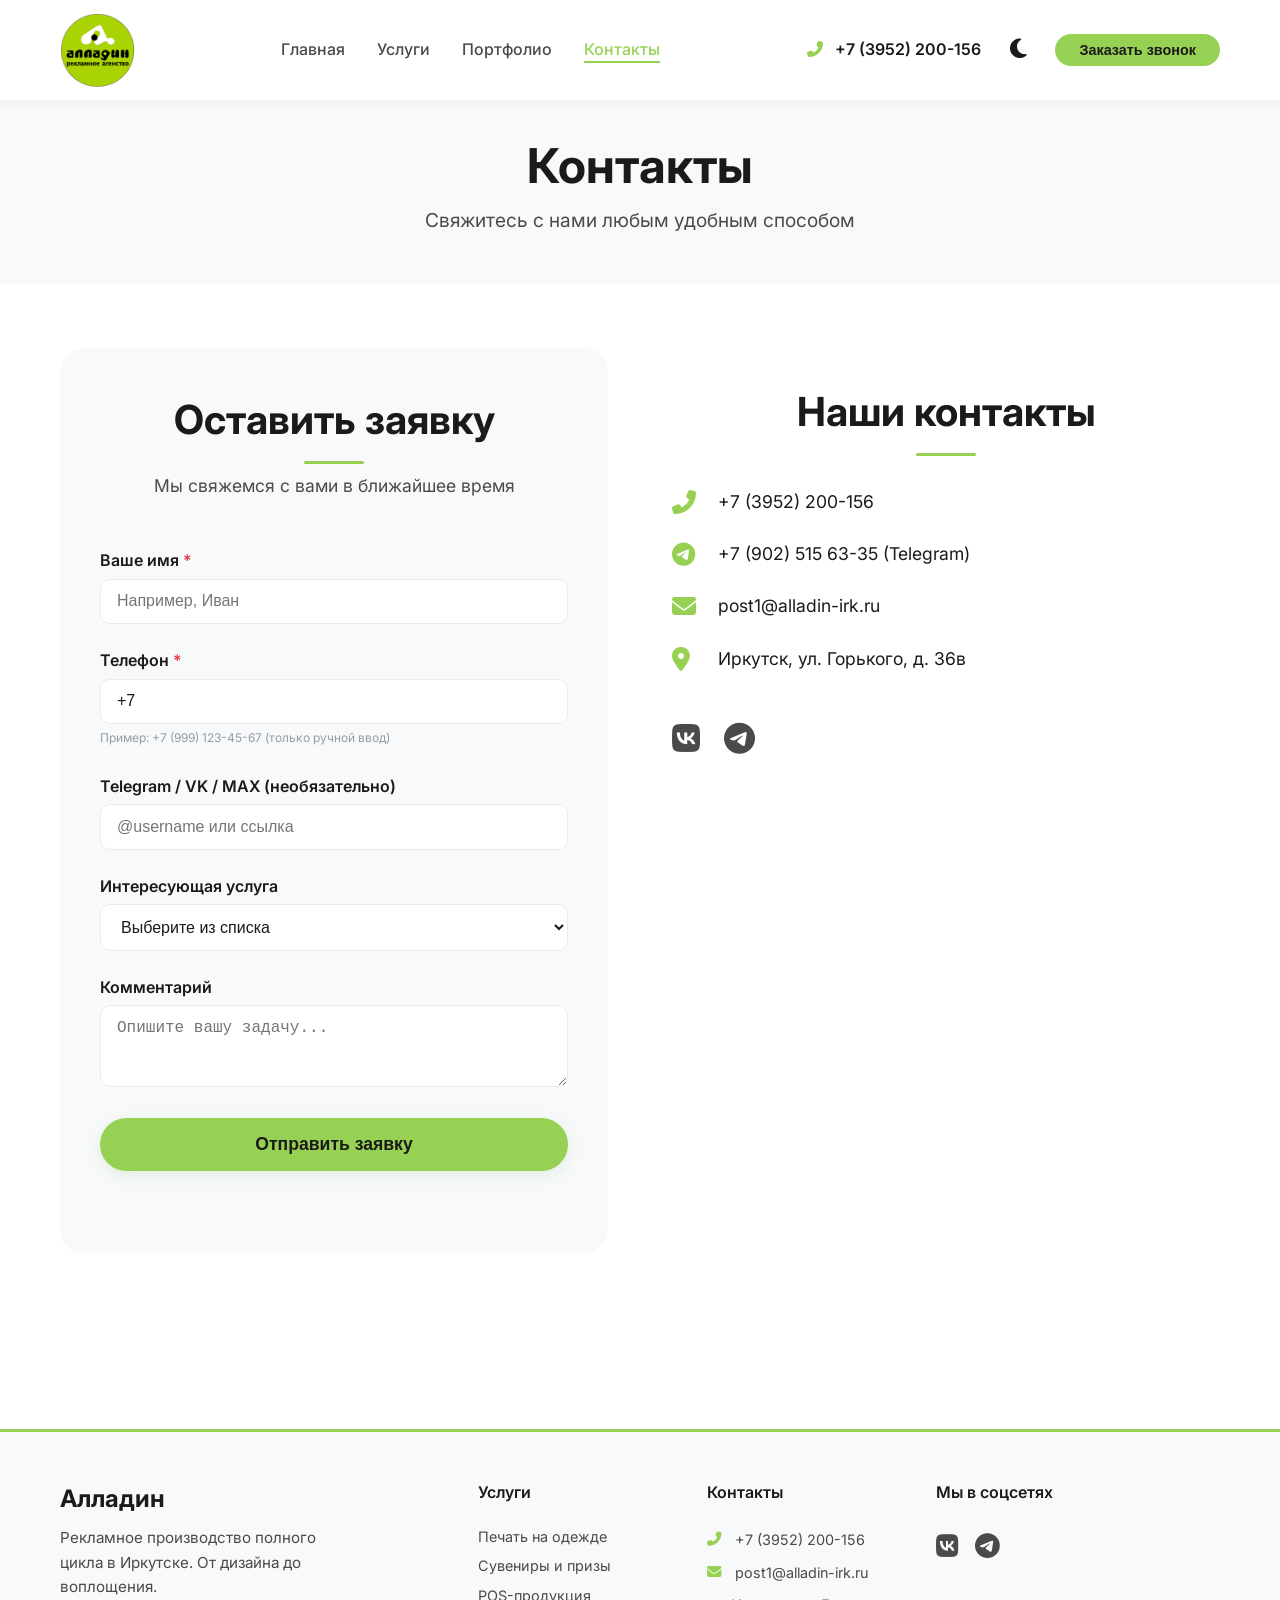
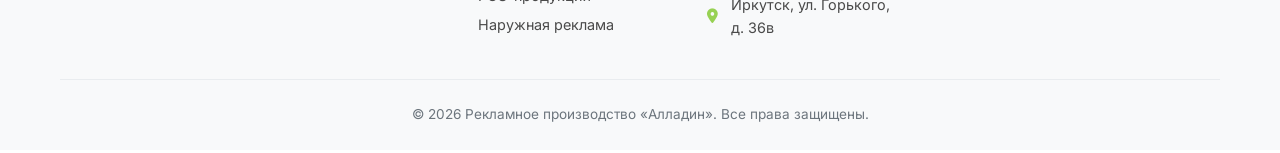
<file: contacts.html>
<!DOCTYPE html>
<html lang="ru" data-theme="light">
<head>
    <meta charset="UTF-8">
    <meta name="viewport" content="width=device-width, initial-scale=1.0">
    <title>Контакты | Алладин</title>
    <link rel="stylesheet" href="https://cdnjs.cloudflare.com/ajax/libs/font-awesome/6.5.1/css/all.min.css">
    <link rel="preconnect" href="https://fonts.googleapis.com">
    <link rel="preconnect" href="https://fonts.gstatic.com" crossorigin>
    <link href="https://fonts.googleapis.com/css2?family=Inter:opsz,wght@14..32,400;14..32,500;14..32,600;14..32,700&display=swap" rel="stylesheet">
    <link rel="stylesheet" href="css/style.css">
</head>
<body>
    <!-- ==================== ШАПКА ==================== -->
    <header class="header" id="header">
        <div class="container header__container">
            <a href="index.html" class="header__logo">
                <img src="images/logo.png" alt="Логотип" class="header__logo-img">
            </a>
            <nav class="header__nav">
                <ul class="header__nav-list">
                    <li><a href="index.html">Главная</a></li>
                    <li><a href="services.html">Услуги</a></li>
                    <li><a href="portfolio.html">Портфолио</a></li>
                    <li><a href="contacts.html" class="active">Контакты</a></li>
                </ul>
            </nav>
            <div class="header__actions">
                <a href="tel:+73952200156" class="header__phone">
                    <i class="fas fa-phone-alt"></i> +7 (3952) 200-156
                </a>
                <button class="theme-toggle" id="themeToggle" aria-label="Переключить тему">
                    <i class="fas fa-moon" id="themeIcon"></i>
                </button>
                <button class="btn btn-primary header__btn" id="openFormBtn">Заказать звонок</button>
            </div>
            <button class="header__burger" id="burgerBtn">
                <span></span><span></span><span></span>
            </button>
        </div>
    </header>

    <main>
        <section class="page-header">
            <div class="container">
                <h1>Контакты</h1>
                <p>Свяжитесь с нами любым удобным способом</p>
            </div>
        </section>

        <section class="contacts-full" id="formSection">
            <div class="container contacts__container">
                <!-- Блок с формой -->
                <div class="contacts__form-wrapper">
                    <h2 class="section-title">Оставить заявку</h2>
                    <p class="section-subtitle">Мы свяжемся с вами в ближайшее время</p>
                       <form class="contact-form" id="orderForm">
    <div class="contact-form__group">
        <label for="name">Ваше имя <span class="required">*</span></label>
        <input type="text" id="name" name="name" placeholder="Например, Иван" required>
    </div>
    <div class="contact-form__group">
        <label for="phone">Телефон <span class="required">*</span></label>
        <input type="tel" id="phone" name="phone" placeholder="+7 (___) ___-__-__" required pattern="[\+]\d{1}\s[\(]\d{3}[\)]\s\d{3}[\-]\d{2}[\-]\d{2}">
        <small style="color: var(--text-muted); font-size: 0.75rem; font-weight: 400; opacity: 0.7;">Пример: +7 (999) 123-45-67 (только ручной ввод)</small>
    </div>
    <div class="contact-form__group">
        <label for="social">Telegram / VK / MAX (необязательно)</label>
        <input type="text" id="social" name="social" placeholder="@username или ссылка">
    </div>
    <div class="contact-form__group">
        <label for="service">Интересующая услуга</label>
        <select id="service" name="service">
            <option value="">Выберите из списка</option>
            <option>Печать на одежде</option>
            <option>Сувениры и призы</option>
            <option>POS-продукция</option>
            <option>Наружная реклама</option>
            <option>Цифровые услуги</option>
            <option>Разработка дизайна</option>
            <option>Широкоформатная печать</option>
            <option>Внутреняя реклама</option>
            <option>Брендированная оклейка авто</option>
        </select>
    </div>
    <div class="contact-form__group">
        <label for="message">Комментарий</label>
        <textarea id="message" name="message" rows="3" placeholder="Опишите вашу задачу..."></textarea>
    </div>
    <button type="submit" class="btn btn-accent contact-form__submit">Отправить заявку</button>
    <div id="formMessage" class="form-message"></div>
</form>
                </div>

                <!-- Блок с контактами -->
                <div class="contacts__info">
                    <h2 class="section-title">Наши контакты</h2>
                    <div class="contacts__item">
                        <i class="fas fa-phone-alt"></i>
                        <a href="tel:+73952200156">+7 (3952) 200-156</a>
                    </div>
                    <div class="contacts__item">
                        <i class="fab fa-telegram-plane"></i>
                        <a href="https://t.me/alladin_irk">+7 (902) 515 63-35 (Telegram)</a>
                    </div>
                    <div class="contacts__item">
                        <i class="fas fa-envelope"></i>
                        <a href="mailto:post1@alladin-irk.ru">post1@alladin-irk.ru</a>
                    </div>
                    <div class="contacts__item">
                        <i class="fas fa-map-marker-alt"></i>
                        <span>Иркутск, ул. Горького, д. 36в </span>
                    </div>
                    <div class="contacts__social">
                        <a href="https://vk.ru/olga_alladin" class="social-link"><i class="fab fa-vk"></i></a>
                        <a href="https://t.me/alladin_irkutsk" class="social-link" target="_blank" rel="noopener noreferrer"><i class="fab fa-telegram-plane"></i>
                    </div>
                </div>
            </div>
        </section>
    </main>

    <!-- ==================== ПОДВАЛ (НАПОЛНЕННЫЙ) ==================== -->
<footer class="footer">
    <div class="container">
        <div class="footer__grid">
            <div class="footer__brand">
                <div class="footer__logo">Алладин</div>
                <p>Рекламное производство полного цикла в Иркутске. От дизайна до воплощения.</p>
            </div>
            <div class="footer__links">
                <h4 class="footer__heading">Услуги</h4>
                <a href="services.html">Печать на одежде</a>
                <a href="services.html">Сувениры и призы</a>
                <a href="services.html">POS-продукция</a>
                <a href="services.html">Наружная реклама</a>
            </div>
            <div class="footer__contacts">
                <h4 class="footer__heading">Контакты</h4>
                <a href="tel:+73952200156"><i class="fas fa-phone-alt"></i> +7 (3952) 200-156</a>
                <a href="mailto:post1@alladin-irk.ru"><i class="fas fa-envelope"></i> post1@alladin-irk.ru</a>
                <a href="#"><i class="fas fa-map-marker-alt"></i> Иркутск, ул. Горького, д. 36в</a>
            </div>
            <div class="footer__social">
                <h4 class="footer__heading">Мы в соцсетях</h4>
                <div>
                    <a href="https://vk.ru/olga_alladin" target="_blank" rel="noopener noreferrer"><i class="fab fa-vk"></i></a>
                    <a href="https://t.me/alladin_irkutsk" target="_blank" rel="noopener noreferrer"><i class="fab fa-telegram-plane"></i></a>
                    
                </div>
            </div>
        </div>
        <div class="footer__bottom">
            <p>© 2026 Рекламное производство «Алладин». Все права защищены.</p>
        </div>
    </div>
</footer>

    <script src="js/theme.js"></script>
    <script src="js/header.js"></script>
    <script src="js/form-handler.js"></script>
</body>
</html>
</file>
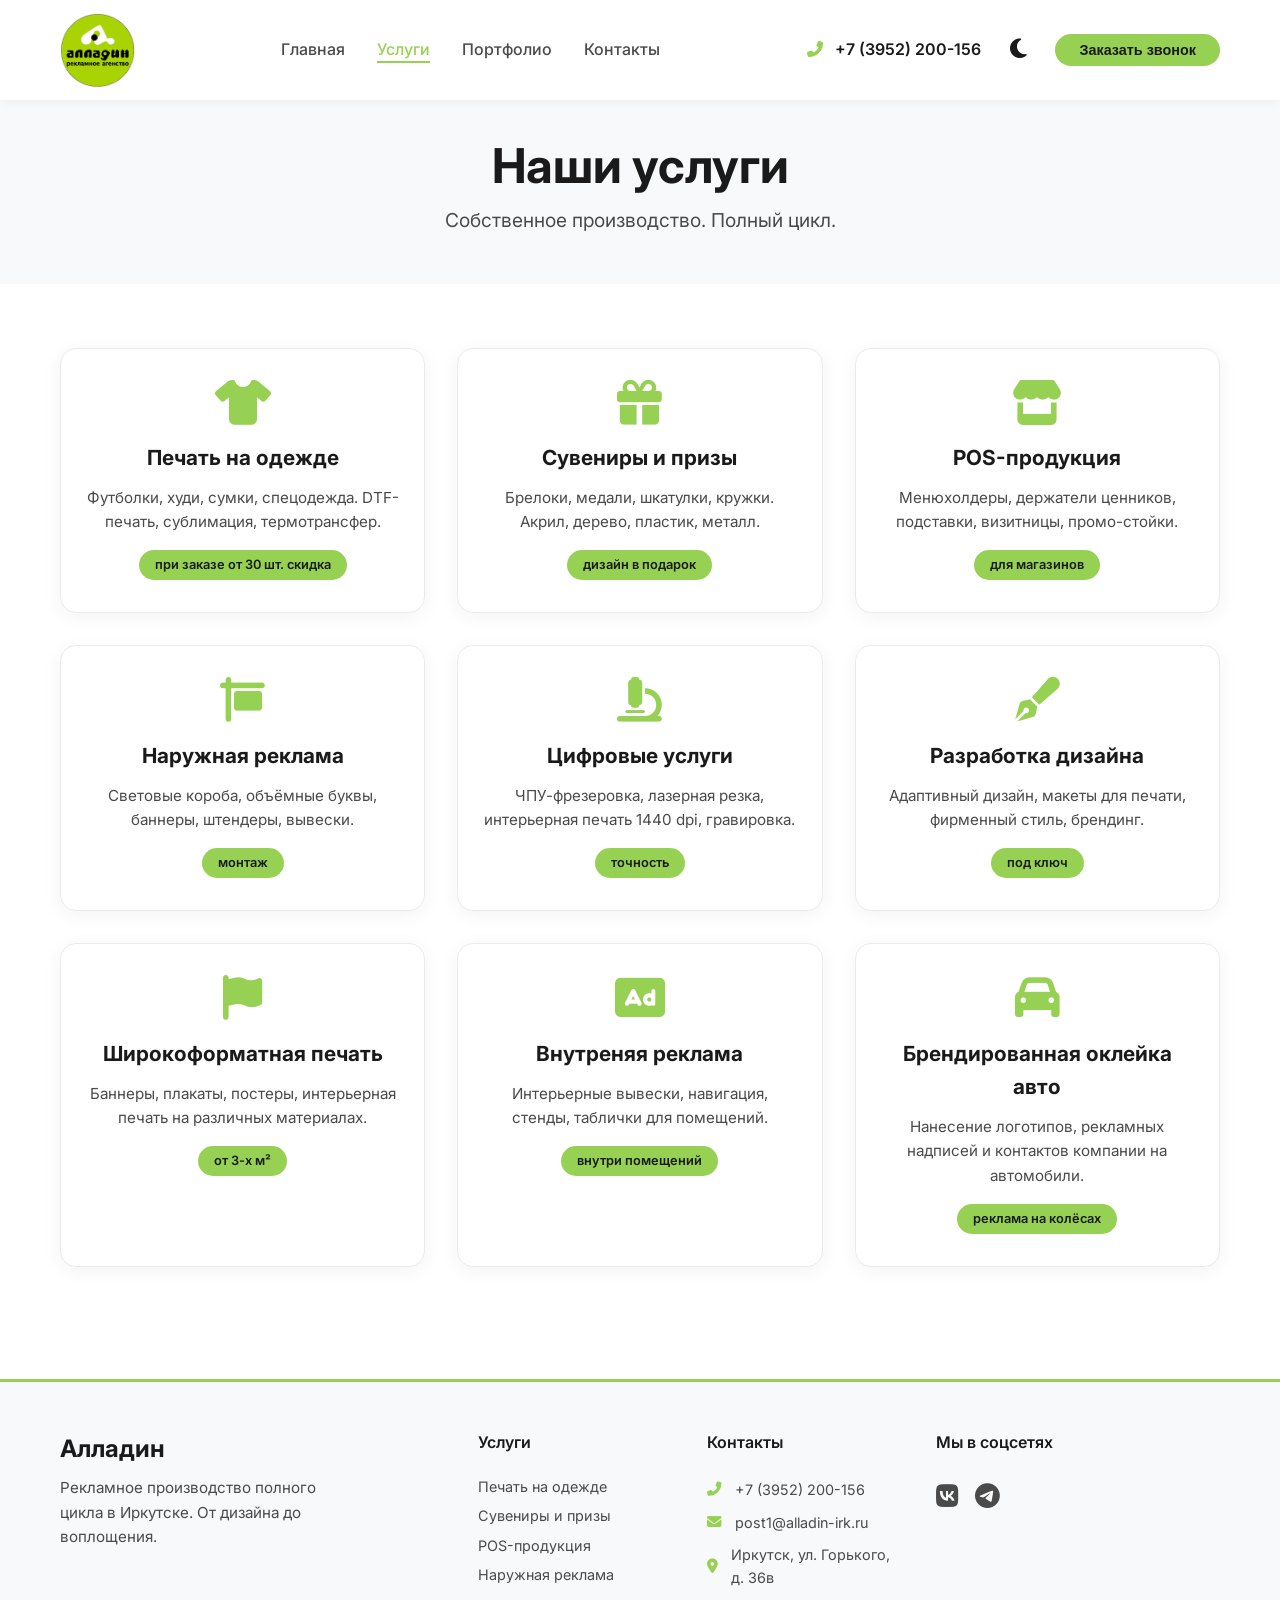
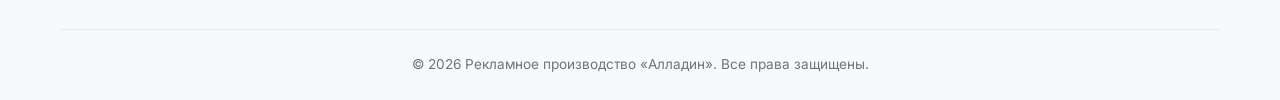
<file: services.html>
<!DOCTYPE html>
<html lang="ru" data-theme="light">
<head>
    <meta charset="UTF-8">
    <meta name="viewport" content="width=device-width, initial-scale=1.0">
    <title>Услуги | Алладин</title>
    <link rel="stylesheet" href="https://cdnjs.cloudflare.com/ajax/libs/font-awesome/6.5.1/css/all.min.css">
    <link rel="preconnect" href="https://fonts.googleapis.com">
    <link rel="preconnect" href="https://fonts.gstatic.com" crossorigin>
    <link href="https://fonts.googleapis.com/css2?family=Inter:opsz,wght@14..32,400;14..32,500;14..32,600;14..32,700&display=swap" rel="stylesheet">
    <link rel="stylesheet" href="css/style.css">
</head>
<body>
    <!-- ==================== ШАПКА ==================== -->
    <header class="header" id="header">
        <div class="container header__container">
            <a href="index.html" class="header__logo">
                <img src="images/logo.png" alt="Логотип" class="header__logo-img">
               
            </a>
            <nav class="header__nav">
                <ul class="header__nav-list">
                    <li><a href="index.html">Главная</a></li>
                    <li><a href="services.html" class="active">Услуги</a></li>
                    <li><a href="portfolio.html">Портфолио</a></li>
                    <li><a href="contacts.html">Контакты</a></li>
                </ul>
            </nav>
            <div class="header__actions">
                <a href="tel:+73952200156" class="header__phone">
                    <i class="fas fa-phone-alt"></i> +7 (3952) 200-156
                </a>
                <button class="theme-toggle" id="themeToggle" aria-label="Переключить тему">
                    <i class="fas fa-moon" id="themeIcon"></i>
                </button>
                <button class="btn btn-primary header__btn" id="openFormBtn">Заказать звонок</button>
            </div>
            <button class="header__burger" id="burgerBtn">
                <span></span><span></span><span></span>
            </button>
        </div>
    </header>

    <main>
        <section class="page-header">
            <div class="container">
                <h1>Наши услуги</h1>
                <p>Собственное производство. Полный цикл.</p>
            </div>
        </section>

        <section class="services-full">
            <div class="container">
               <div class="services__grid">
    <div class="service-card">
        <i class="fas fa-tshirt service-card__icon"></i>
        <h3>Печать на одежде</h3>
        <p>Футболки, худи, сумки, спецодежда. DTF-печать, сублимация, термотрансфер.</p>
        <span class="service-card__tag"> при заказе от 30 шт. скидка</span>

    </div>
    <div class="service-card">
        <i class="fas fa-gift service-card__icon"></i>
        <h3>Сувениры и призы</h3>
        <p>Брелоки, медали, шкатулки, кружки. Акрил, дерево, пластик, металл.</p>
        <span class="service-card__tag">дизайн в подарок</span>
    </div>
    <div class="service-card">
        <i class="fas fa-store service-card__icon"></i>
        <h3>POS-продукция</h3>
        <p>Менюхолдеры, держатели ценников, подставки, визитницы, промо-стойки.</p>
        <span class="service-card__tag">для магазинов</span>
    </div>
    <div class="service-card">
        <i class="fas fa-sign service-card__icon"></i>
        <h3>Наружная реклама</h3>
        <p>Световые короба, объёмные буквы, баннеры, штендеры, вывески.</p>
        <span class="service-card__tag">монтаж</span>
    </div>
    <div class="service-card">
      <i class="fas fa-microscope service-card__icon"></i>
        <h3>Цифровые услуги</h3>
        <p>ЧПУ-фрезеровка, лазерная резка, интерьерная печать 1440 dpi, гравировка.</p>
        <span class="service-card__tag">точность</span>
    </div>
    <div class="service-card">
        <i class="fas fa-pen-fancy service-card__icon"></i>
        <h3>Разработка дизайна</h3>
        <p>Адаптивный дизайн, макеты для печати, фирменный стиль, брендинг.</p>
        <span class="service-card__tag">под ключ</span>
    </div>
    <div class="service-card">
        <i class="fas fa-flag service-card__icon"></i>
        <h3>Широкоформатная печать</h3>
        <p>Баннеры, плакаты, постеры, интерьерная печать на различных материалах.</p>
        <span class="service-card__tag">от 3-х м²</span>
    </div>
    <div class="service-card">
        <i class="fas fa-ad service-card__icon"></i>
        <h3>Внутреняя реклама</h3>
        <p>Интерьерные вывески, навигация, стенды, таблички для помещений.</p>
        <span class="service-card__tag">внутри помещений</span>
    </div>
   <div class="service-card">
    <i class="fas fa-car service-card__icon"></i>
    <h3>Брендированная оклейка авто</h3>
    <p>Нанесение логотипов, рекламных надписей и контактов компании на автомобили.</p>
    <span class="service-card__tag">реклама на колёсах</span>
</div>
</div>
            </div>
        </section>
    </main>

    <!-- ==================== ПОДВАЛ (НАПОЛНЕННЫЙ) ==================== -->
<footer class="footer">
    <div class="container">
        <div class="footer__grid">
            <div class="footer__brand">
                <div class="footer__logo">Алладин</div>
                <p>Рекламное производство полного цикла в Иркутске. От дизайна до воплощения.</p>
            </div>
            <div class="footer__links">
                <h4 class="footer__heading">Услуги</h4>
                <a href="services.html">Печать на одежде</a>
                <a href="services.html">Сувениры и призы</a>
                <a href="services.html">POS-продукция</a>
                <a href="services.html">Наружная реклама</a>
            </div>
            <div class="footer__contacts">
                <h4 class="footer__heading">Контакты</h4>
                <a href="tel:+73952200156"><i class="fas fa-phone-alt"></i> +7 (3952) 200-156</a>
                <a href="mailto:post1@alladin-irk.ru"><i class="fas fa-envelope"></i> post1@alladin-irk.ru</a>
                <a href="#"><i class="fas fa-map-marker-alt"></i> Иркутск, ул. Горького, д. 36в</a>
            </div>
            <div class="footer__social">
                <h4 class="footer__heading">Мы в соцсетях</h4>
                <div>
                    <a href="https://vk.ru/olga_alladin" target="_blank" rel="noopener noreferrer"><i class="fab fa-vk"></i></a>
                    <a href="https://t.me/alladin_irkutsk" target="_blank" rel="noopener noreferrer"><i class="fab fa-telegram-plane"></i></a>
                    
                </div>
            </div>
        </div>
        <div class="footer__bottom">
            <p>© 2026 Рекламное производство «Алладин». Все права защищены.</p>
        </div>
    </div>
</footer>

    <script src="js/theme.js"></script>
    <script src="js/header.js"></script>
</body>
</html>
</file>
<file: css/style.css>
/* ==================== ПЕРЕМЕННЫЕ И ТЕМЫ ==================== */
:root {
    /* Светлая тема (по умолчанию) */
    --bg-primary: #ffffff;
    --bg-secondary: #f8f9fa;
    --bg-card: #ffffff;
    --text-primary: #1a1a1a;
    --text-secondary: #4a4a4a;
    --text-muted: #6c757d;
    --border-color: #e9ecef;
    --shadow: 0 4px 20px rgba(0, 0, 0, 0.05);
    --header-bg: rgba(255, 255, 255, 0.92);
    --hero-gradient: linear-gradient(135deg, #ffffff 0%, #f0f4f8 100%);
    
    /* Салатовый акцент (сочетается с белым и тёмным) */
    --accent-green: #97d153;  /* Основной салатовый */
    --accent-green-dark: #81C784;
    --accent-green-light: #C8E6C9;
    --accent-green-bg: #E8F5E9;
}

[data-theme="dark"] {
    --bg-primary: #121212;
    --bg-secondary: #1e1e1e;
    --bg-card: #2d2d2d;
    --text-primary: #f0f0f0;
    --text-secondary: #b0b0b0;
    --text-muted: #888;
    --border-color: #333;
    --shadow: 0 4px 20px rgba(0, 0, 0, 0.3);
    --header-bg: rgba(18, 18, 18, 0.92);
    --hero-gradient: linear-gradient(135deg, #1a1a1a 0%, #2d2d2d 100%);
}

/* ==================== БАЗА ==================== */
* {
    margin: 0;
    padding: 0;
    box-sizing: border-box;
}

body {
    font-family: 'Inter', sans-serif;
    background-color: var(--bg-primary);
    color: var(--text-primary);
    line-height: 1.6;
    transition: background-color 0.3s ease, color 0.3s ease;
}

a {
    text-decoration: none;
    color: inherit;
}

ul {
    list-style: none;
}

img {
    max-width: 100%;
    display: block;
}

.container {
    max-width: 1200px;
    margin: 0 auto;
    padding: 0 20px;
}

/* ==================== КОМПОНЕНТЫ ==================== */
.section-title {
    font-size: 2.5rem;
    font-weight: 700;
    text-align: center;
    margin-bottom: 0.5rem;
    color: var(--text-primary);
}

/* ДЕКОРАТИВНАЯ ЛИНИЯ ПОД ЗАГОЛОВКОМ */
.section-title::after {
    content: '';
    display: block;
    width: 60px;
    height: 3px;
    margin: 0.6rem auto 0;
    background: var(--accent-green);
    border-radius: 4px;
    transition: width 0.3s ease;
}

.section-title:hover::after {
    width: 80px;
}

.section-subtitle {
    font-size: 1.1rem;
    color: var(--text-secondary);
    text-align: center;
    margin-bottom: 3rem;
}

.btn {
    display: inline-block;
    padding: 0.8rem 2rem;
    border: none;
    border-radius: 50px;
    font-weight: 600;
    cursor: pointer;
    transition: all 0.3s ease;
    font-size: 1rem;
    background-color: var(--bg-card);
    color: var(--text-primary);
    border: 1px solid var(--border-color);
}

.btn-primary {
    background-color: var(--accent-green);
    color: #1a1a1a;
    border: none;
}
.btn-primary:hover {
    background-color: var(--accent-green-dark);
    transform: translateY(-2px);
}

.btn-accent {
    background-color: var(--accent-green);
    color: #1a1a1a;
    box-shadow: 0 4px 15px rgba(165, 214, 167, 0.3);
    border: none;
}
.btn-accent:hover {
    background-color: var(--accent-green-dark);
    transform: translateY(-3px);
    box-shadow: 0 6px 20px rgba(165, 214, 167, 0.4);
}

.btn-outline {
    background: transparent;
    border: 2px solid var(--accent-green);
    color: var(--text-primary);
}
.btn-outline:hover {
    background: var(--accent-green);
    color: #1a1a1a;
}

.required {
    color: #e63946;
}

/* ==================== ЛИПКАЯ ШАПКА ==================== */
.header {
    position: fixed;
    top: 0;
    left: 0;
    width: 100%;
    z-index: 1000;
    background-color: var(--header-bg);
    backdrop-filter: blur(10px);
    box-shadow: 0 2px 10px rgba(0, 0, 0, 0.05);
    transition: all 0.4s ease;
    padding: 0.8rem 0;
}

/* При скролле шапка становится тоньше */
.header--scrolled {
    padding: 0.3rem 0;
    box-shadow: 0 4px 20px rgba(0, 0, 0, 0.08);
}

.header__container {
    display: flex;
    justify-content: space-between;
    align-items: center;
    transition: padding 0.3s ease;
}

/* Логотип — скрывается при скролле */
.header__logo {
    display: flex;
    align-items: center;
    transition: all 0.4s ease;
}

.header__logo-img {
    width: 75px;
    height: auto;
    transition: all 0.4s ease;
}

.header--scrolled .header__logo-img {
    opacity: 0;
    visibility: hidden;
    width: 0;
    height: 0;
}

.header__logo-text {
    display: none;
}

/* Навигация — всегда видна, не прячется */
.header__nav {
    transition: all 0.3s ease;
}

.header__nav-list {
    display: flex;
    gap: 2rem;
}

.header__nav-list a {
    font-weight: 500;
    color: var(--text-secondary);
    transition: color 0.3s ease;
    position: relative;
}

/* ПОДЧЁРКИВАНИЕ ССЫЛОК ПРИ НАВЕДЕНИИ (аккуратное) */
.header__nav-list a::after {
    content: '';
    position: absolute;
    left: 0;
    bottom: -4px;
    width: 0;
    height: 2px;
    background-color: var(--accent-green);
    transition: width 0.3s ease;
}

.header__nav-list a:hover::after,
.header__nav-list a.active::after {
    width: 100%;
}

.header__nav-list a:hover,
.header__nav-list a.active {
    color: var(--accent-green);
}

/* Контакты в шапке */
.header__actions {
    display: flex;
    align-items: center;
    gap: 1.5rem;
    transition: all 0.3s ease;
}

.header__phone {
    font-weight: 600;
    color: var(--text-primary);
}

.header__phone i {
    margin-right: 0.5rem;
    color: var(--accent-green);
}

.theme-toggle {
    background: none;
    border: none;
    font-size: 1.4rem;
    cursor: pointer;
    color: var(--text-primary);
    padding: 0.3rem;
    transition: transform 0.3s ease;
}

.theme-toggle:hover {
    transform: rotate(30deg);
}

.header__btn {
    padding: 0.5rem 1.5rem;
    font-size: 0.9rem;
}

.header__burger {
    display: none;
    flex-direction: column;
    gap: 5px;
    background: none;
    border: none;
    cursor: pointer;
}

.header__burger span {
    width: 28px;
    height: 3px;
    background-color: var(--text-primary);
    border-radius: 3px;
    transition: all 0.3s ease;
}

/* ==================== ГЕРОЙ ==================== */
.hero {
    padding: 8rem 0 4rem;
    background: var(--hero-gradient);
    min-height: 80vh;
}
.hero__container {
    display: flex;
    align-items: center;
    gap: 3rem;
}
.hero__content {
    flex: 1;
}
.hero__title {
    font-size: 3.2rem;
    font-weight: 700;
    line-height: 1.2;
    margin-bottom: 1.5rem;
    color: var(--text-primary);
}
.hero__desc {
    font-size: 1.2rem;
    color: var(--text-secondary);
    margin-bottom: 2.5rem;
}
.hero__image {
    flex: 1;
    text-align: center;
}
.hero__image img {
    max-width: 90%;
    border-radius: 20px;
    box-shadow: var(--shadow);
    transition: box-shadow 0.3s ease, transform 0.3s ease;
}

.hero__image img:hover {
    box-shadow: 0 12px 40px rgba(0, 0, 0, 0.1);
    transform: scale(1.01);
}

/* ==================== ПРЕИМУЩЕСТВА (на главной) ==================== */
.features {
    padding: 4rem 0;
    background-color: var(--bg-secondary);
}
.features__grid {
    display: grid;
    grid-template-columns: repeat(auto-fit, minmax(250px, 1fr));
    gap: 2rem;
}
.feature-item {
    text-align: center;
    padding: 1.5rem;
    transition: all 0.3s ease;
    border-radius: 16px;
}

.feature-item:hover {
    background-color: var(--bg-card);
    box-shadow: var(--shadow);
    transform: translateY(-4px);
}

.feature-icon {
    font-size: 2.8rem;
    color: var(--accent-green);
    margin-bottom: 1rem;
}
.feature-item h3 {
    font-size: 1.3rem;
    margin-bottom: 0.5rem;
    color: var(--text-primary);
}
.feature-item p {
    color: var(--text-secondary);
}

/* ==================== ПРЕВЬЮ ПОРТФОЛИО ==================== */
.portfolio-preview {
    padding: 5rem 0;
    background-color: var(--bg-primary);
}
.portfolio-preview__grid {
    display: grid;
    grid-template-columns: repeat(auto-fit, minmax(280px, 1fr));
    gap: 1.5rem;
}
.portfolio-preview__item {
    border-radius: 16px;
    overflow: hidden;
    box-shadow: var(--shadow);
    transition: transform 0.3s ease, box-shadow 0.3s ease;
}
.portfolio-preview__item:hover {
    transform: scale(1.02);
    box-shadow: 0 8px 30px rgba(0, 0, 0, 0.08);
}
.portfolio-preview__item img {
    width: 100%;
    height: 250px;
    object-fit: cover;
}
.portfolio-preview__link {
    text-align: center;
    margin-top: 2.5rem;
}
/* ==================== УСЛУГИ (ОБЩАЯ СЕТКА) ==================== */
.services__grid {
    display: grid;
    grid-template-columns: repeat(auto-fit, minmax(280px, 1fr));
    gap: 2rem;
}

.service-card {
    background: var(--bg-card);
    padding: 2rem 1.5rem;
    border-radius: 16px;
    text-align: center;
    transition: all 0.3s ease;
    border: 1px solid var(--border-color);
    box-shadow: var(--shadow);
}
.service-card:hover {
    transform: translateY(-8px);
    border-color: var(--accent-green);
    box-shadow: 0 8px 30px rgba(0, 0, 0, 0.08);
}

/* ИКОНКА — ПРОСТО, БЕЗ ОБВОДКИ, АДАПТИВНО */
.service-card__icon {
    font-size: 2.8rem;
    color: var(--accent-green);
    margin-bottom: 1rem;
    display: inline-block;
    transition: all 0.3s ease;
}

/* При наведении — только плавное изменение цвета и лёгкое увеличение, без обводки */
.service-card:hover .service-card__icon {
    color: var(--accent-green-dark);
    transform: scale(1.05);
}

.service-card h3 {
    font-size: 1.3rem;
    margin-bottom: 0.7rem;
    color: var(--text-primary);
}
.service-card p {
    color: var(--text-secondary);
    font-size: 0.95rem;
}
.service-card__tag {
    display: inline-block;
    margin-top: 1rem;
    padding: 0.3rem 1rem;
    background: var(--accent-green);
    color: #1a1a1a;
    border-radius: 50px;
    font-size: 0.8rem;
    font-weight: 600;
}

/* ==================== СТРАНИЦА УСЛУГ (полная) ==================== */
.services-full {
    padding: 4rem 0 5rem;
    background-color: var(--bg-primary);
}

/* ==================== ПОРТФОЛИО (сетка) ==================== */
.portfolio-grid-full {
    padding: 4rem 0 5rem;
    background-color: var(--bg-primary);
}
.portfolio__grid {
    display: grid;
    grid-template-columns: repeat(auto-fit, minmax(280px, 1fr));
    gap: 1.5rem;
}
.portfolio__item {
    border-radius: 16px;
    overflow: hidden;
    box-shadow: var(--shadow);
    transition: transform 0.3s ease, box-shadow 0.3s ease;
}
.portfolio__item:hover {
    transform: scale(1.02);
    box-shadow: 0 8px 30px rgba(0, 0, 0, 0.08);
}
.portfolio__item img {
    width: 100%;
    height: 250px;
    object-fit: cover;
}
.portfolio__item a {
    display: block;
    cursor: pointer;
}

.portfolio__item a img {
    transition: transform 0.3s ease;
}

.portfolio__item a:hover img {
    transform: scale(1.02);
}

.lightbox {
    display: none;
    position: fixed;
    inset: 0;
    background: rgba(0,0,0,.92);
    z-index: 9999;
    justify-content: center;
    align-items: center;
}

.lightbox.active {
    display: flex;
}

.lightbox img {
    max-width: 90%;
    max-height: 90%;
    border-radius: 12px;
}

.lightbox-close,
.lightbox-prev,
.lightbox-next {
    position: absolute;
    color: white;
    font-size: 40px;
    cursor: pointer;
    user-select: none;
}

.lightbox-close {
    top: 20px;
    right: 30px;
}

.lightbox-prev {
    left: 30px;
    top: 50%;
    transform: translateY(-50%);
}

.lightbox-next {
    right: 30px;
    top: 50%;
    transform: translateY(-50%);
}

.lightbox-prev:hover,
.lightbox-next:hover,
.lightbox-close:hover {
    color: #97d153;
}
/* ==================== СТРАНИЦА КОНТАКТЫ ==================== */
.contacts-full {
    padding: 4rem 0 5rem;
    background-color: var(--bg-primary);
}
.contacts__container {
    display: grid;
    grid-template-columns: 1fr 1fr;
    gap: 4rem;
}
.contacts__form-wrapper {
    background: var(--bg-secondary);
    padding: 2.5rem;
    border-radius: 24px;
}
.contact-form__group {
    margin-bottom: 1.5rem;
}
.contact-form__group label {
    display: block;
    font-weight: 600;
    margin-bottom: 0.3rem;
    color: var(--text-primary);
}
.contact-form__group input,
.contact-form__group select,
.contact-form__group textarea {
    width: 100%;
    padding: 0.8rem 1rem;
    border: 1px solid var(--border-color);
    border-radius: 10px;
    font-size: 1rem;
    background-color: var(--bg-primary);
    color: var(--text-primary);
    transition: border 0.3s ease;
}
.contact-form__group input:focus,
.contact-form__group select:focus,
.contact-form__group textarea:focus {
    outline: none;
    border-color: var(--accent-green);
}
.contact-form__submit {
    width: 100%;
    padding: 1rem;
    font-size: 1.1rem;
}

.contacts__info {
    display: flex;
    flex-direction: column;
    gap: 1.5rem;
    padding-top: 2rem;
}
.contacts__item {
    display: flex;
    align-items: center;
    gap: 1rem;
    font-size: 1.1rem;
    color: var(--text-primary);
}
.contacts__item i {
    width: 30px;
    font-size: 1.5rem;
    color: var(--accent-green);
}
.contacts__item a {
    transition: color 0.3s ease;
}
.contacts__item a:hover {
    color: var(--accent-green);
}
.contacts__social {
    display: flex;
    gap: 1.5rem;
    margin-top: 1rem;
}
.social-link {
    font-size: 2rem;
    color: var(--text-secondary);
    transition: color 0.3s ease;
}
.social-link:hover {
    color: var(--accent-green);
}

/* ==================== СТРАНИЦА-ЗАГОЛОВОК ==================== */
.page-header {
    padding: 8rem 0 3rem;
    background-color: var(--bg-secondary);
    text-align: center;
}
.page-header h1 {
    font-size: 3rem;
    font-weight: 700;
    color: var(--text-primary);
}
.page-header p {
    font-size: 1.2rem;
    color: var(--text-secondary);
}

/* ==================== ФОРМА СООБЩЕНИЯ ==================== */
.form-message {
    margin-top: 1rem;
    padding: 0.8rem;
    border-radius: 8px;
    text-align: center;
    font-weight: 600;
}
.form-message.success {
    background: #d4edda;
    color: #155724;
}
.form-message.error {
    background: #f8d7da;
    color: #721c24;
}

/* ==================== ПОДВАЛ (НАПОЛНЕННЫЙ) ==================== */
.footer {
    background-color: var(--bg-secondary);
    color: var(--text-muted);
    padding: 3rem 0 1.5rem;
    border-top: 3px solid var(--accent-green);
    margin-top: 2rem;
}

.footer__grid {
    display: grid;
    grid-template-columns: 2fr 1fr 1fr 1.5fr;
    gap: 2.5rem;
    margin-bottom: 2.5rem;
    text-align: left;
}

.footer__brand .footer__logo {
    font-size: 1.5rem;
    font-weight: 700;
    color: var(--text-primary);
    margin-bottom: 0.5rem;
}

.footer__brand p {
    font-size: 0.95rem;
    max-width: 300px;
    color: var(--text-secondary);
}

.footer__heading {
    font-weight: 600;
    color: var(--text-primary);
    margin-bottom: 0.8rem;
    font-size: 1rem;
}

.footer__links {
    display: flex;
    flex-direction: column;
    gap: 0.4rem;
}

.footer__links a {
    color: var(--text-secondary);
    font-size: 0.9rem;
    transition: color 0.25s ease;
}

.footer__links a:hover {
    color: var(--accent-green);
}

.footer__contacts {
    display: flex;
    flex-direction: column;
    gap: 0.6rem;
}

.footer__contacts a {
    color: var(--text-secondary);
    font-size: 0.9rem;
    transition: color 0.25s ease;
    display: flex;
    align-items: center;
    gap: 0.5rem;
}

.footer__contacts a:hover {
    color: var(--accent-green);
}

.footer__contacts i {
    color: var(--accent-green);
    width: 20px;
}

.footer__social {
    display: flex;
    flex-direction: column;
    gap: 0.5rem;
}

.footer__social a {
    font-size: 1.6rem;
    color: var(--text-secondary);
    transition: all 0.25s ease;
    margin-right: 0.8rem;
}

.footer__social a:hover {
    color: var(--accent-green);
    transform: translateY(-3px);
}

.footer__bottom {
    border-top: 1px solid var(--border-color);
    padding-top: 1.5rem;
    text-align: center;
    font-size: 0.85rem;
    color: var(--text-muted);
}

/* ==================== АДАПТИВНОСТЬ ПОДВАЛА ==================== */
@media (max-width: 768px) {
    .footer__grid {
        grid-template-columns: 1fr;
        gap: 1.5rem;
        text-align: center;
    }
    .footer__brand p {
        max-width: 100%;
    }
    .footer__contacts a {
        justify-content: center;
    }
    .footer__social a {
        margin: 0 0.5rem;
    }
}

/* ==================== ИСПРАВЛЕНИЕ ИКОНОК FA-SOLID ==================== */
.fa-solid {
    font-family: 'Font Awesome 6 Free' !important;
    font-weight: 900 !important;
}

/* ==================== АДАПТИВНОСТЬ ==================== */
@media (max-width: 1024px) {
    .hero__container {
        flex-direction: column;
        text-align: center;
    }
    .hero__title {
        font-size: 2.8rem;
    }
    .contacts__container {
        grid-template-columns: 1fr;
        gap: 2rem;
    }
}

@media (max-width: 768px) {
    .header__nav,
    .header__phone,
    .header__btn {
        display: none;
    }
    
    .header__burger {
        display: flex;
    }
    
    .header__nav--open {
        display: block !important;
        position: absolute;
        top: 100%;
        left: 0;
        width: 100%;
        background: var(--bg-primary);
        padding: 1.5rem;
        box-shadow: var(--shadow);
    }
    .header__nav--open ul {
        flex-direction: column;
        gap: 1rem;
        text-align: center;
    }

    .hero {
        padding-top: 6rem;
    }
    .hero__title {
        font-size: 2.2rem;
    }
    .section-title {
        font-size: 2rem;
    }
    .services__grid,
    .portfolio__grid,
    .portfolio-preview__grid {
        grid-template-columns: 1fr 1fr;
    }
    .features__grid {
        grid-template-columns: 1fr;
    }
}

@media (max-width: 480px) {
    .services__grid,
    .portfolio__grid,
    .portfolio-preview__grid {
        grid-template-columns: 1fr;
    }
    .contacts__form-wrapper {
        padding: 1.5rem;
    }
    .page-header h1 {
        font-size: 2.2rem;
    }
}
</file>
